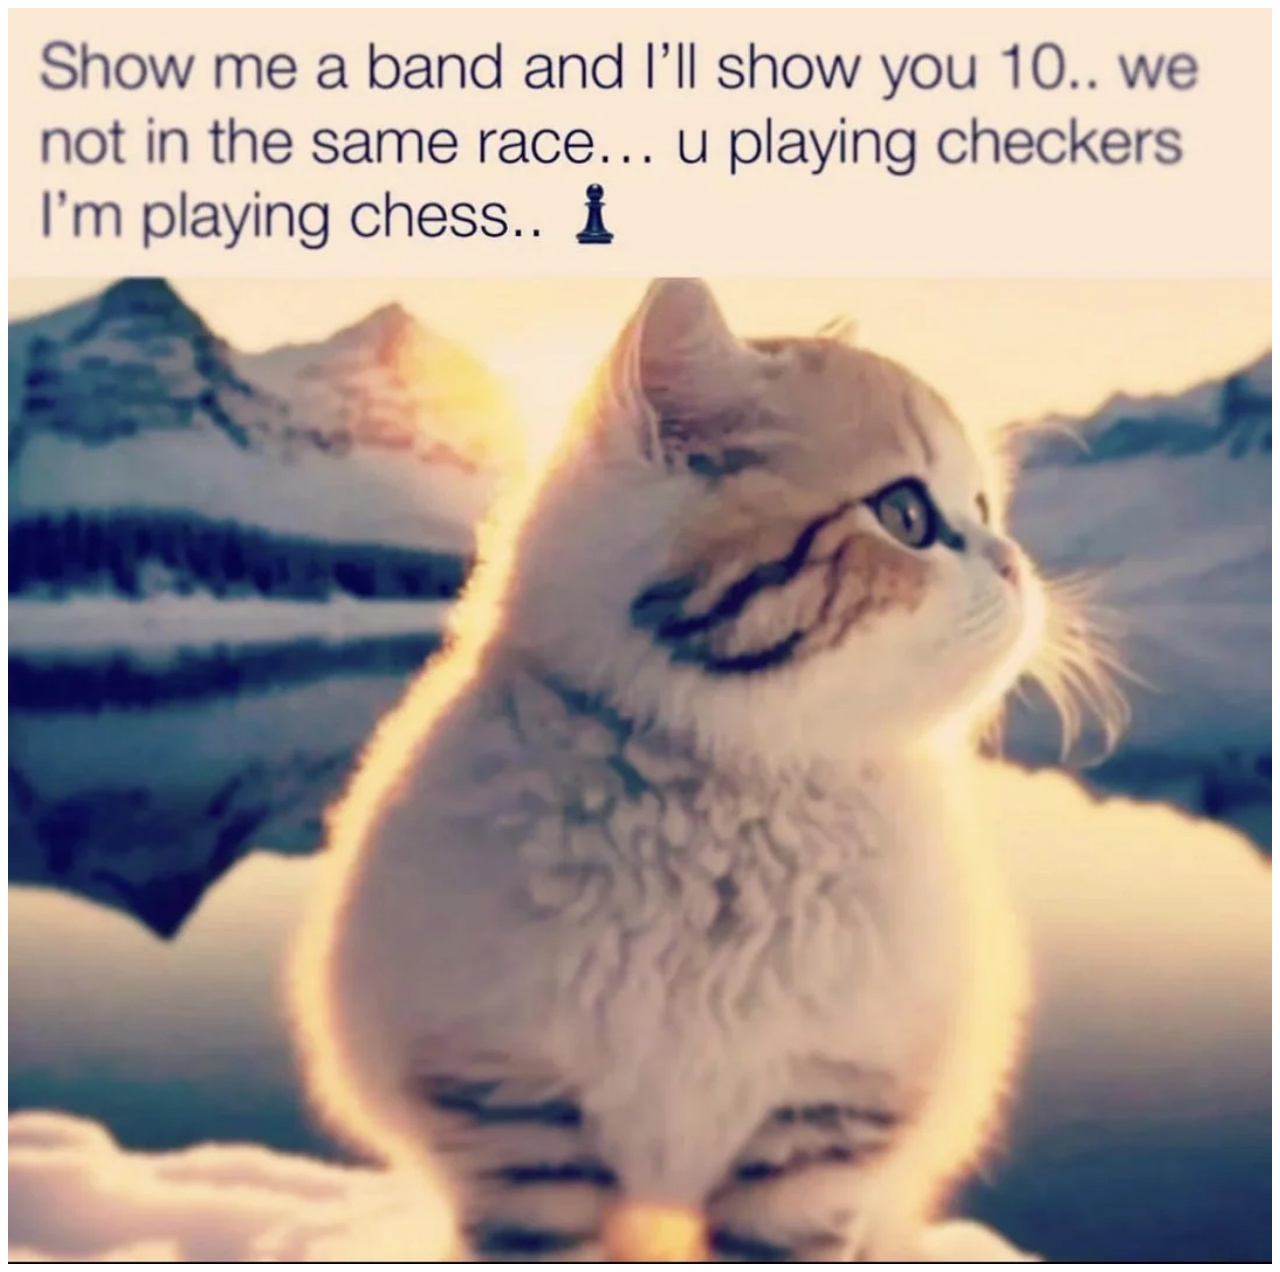
<file: index.html>
﻿<!DOCTYPE html>
<html lang="en">
<head>
    <meta charset="UTF-8">
    <meta name="viewport" content="width=device-width, initial-scale=1.0">
    <title>freaky site</title>
    <style>
        /* Style for the image */
        .responsive-image {
            width: 100%;
            height: auto; /* Maintains the aspect ratio */
            display: block; /* Removes extra space below the image */
        }
    </style>
</head>
<body>
    <img src="checkers.png" alt="freaky ahh site" class="responsive-image">
</body>
</html>
</file>
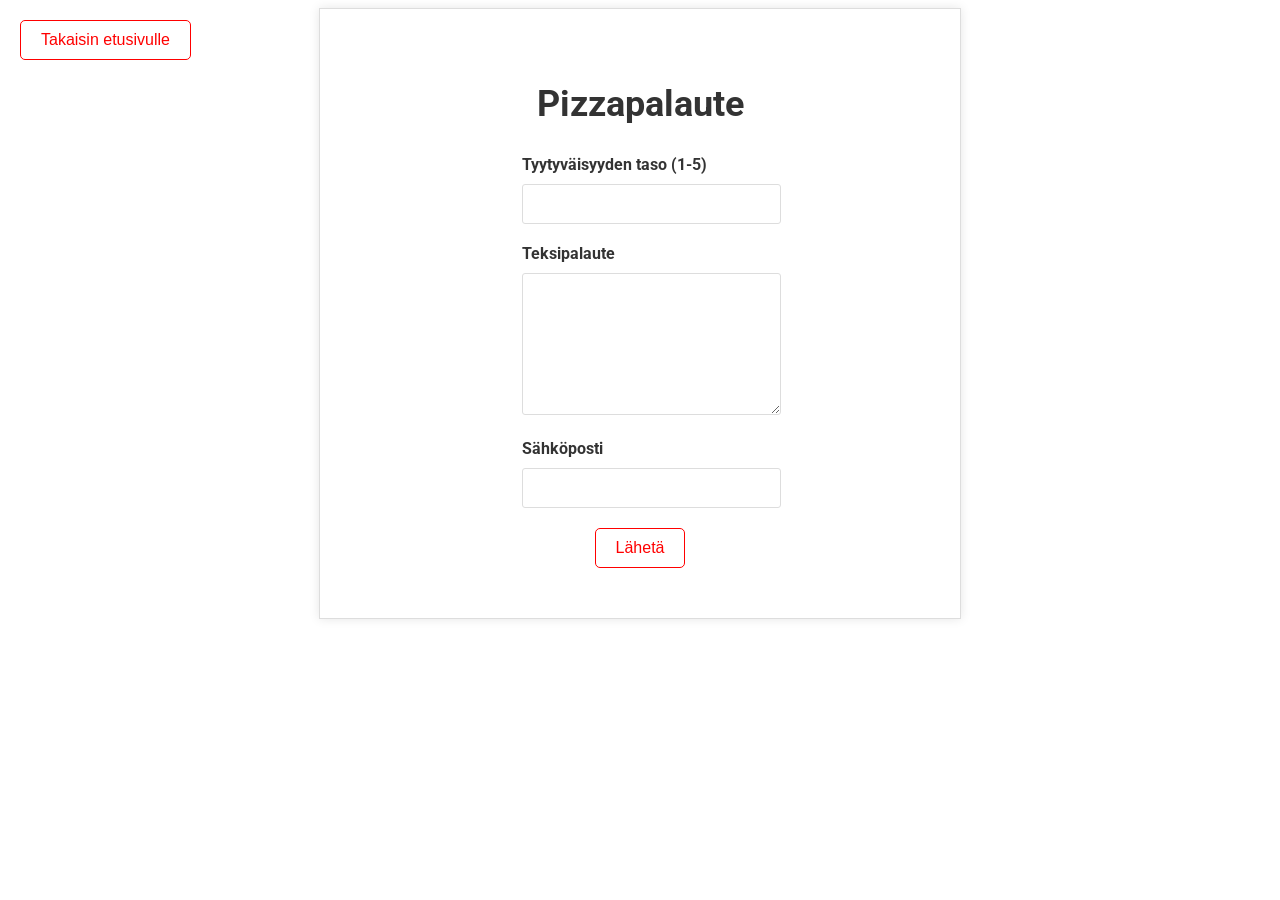
<file: palaute.html>
<!DOCTYPE html>
<html>

<head>
    <meta charset="UTF-8">
    <meta name="viewport" content="width=device-width, initial-scale=1">
    <meta name="viewport" content="initial-scale=1, maximum-scale=1">
    <title>Makuparatiisi - Pizzapalaute</title>
     <link rel = "icon" href = 
"images/logoo.png" 
        type = "image/x-icon">
    <link rel="stylesheet" type="text/css" href="css/palaute.css">
</head>

<body> 
    <div class="container">
        <h1>Pizzapalaute</h1>
        <form>
            <label for="rating">Tyytyväisyyden taso (1-5)</label>
            <input type="number" id="rating" name="rating" min="1" max="5" required>

            <label for="feedback">Teksipalaute</label>
            <textarea id="feedback" name="feedback" rows="5"></textarea>

            <label for="email">Sähköposti</label>
            <input type="email" id="email" name="email" required>

        </form>
        <button type="submit" onclick="tarkistaSahkoposti()">Lähetä</button>
        <div class="back-button-container">
            <button class="back-button" onclick="window.location.href='index.html'">Takaisin etusivulle</button>
        </div>
    </div>
    <script src="index.js"></script>
</body>

</html>
</file>
<file: css/palaute.css>
@import url('https://fonts.googleapis.com/css2?family=Roboto:wght@300;400;700&display=swap');

/* General styles */
body {
    font-family: 'Roboto', sans-serif;
    font-size: 16px;
    color: #333;
    background-color: #fff;
    background-size: cover;
    background-repeat: no-repeat;
    background-image:url("https://cdn.create.vista.com/api/media/small/134826688/stock-photo-raw-pizza-dough-with-ingredients");
}

.container {
    max-width: 600px;
    margin: 0 auto;
    padding: 50px 20px;
    border: 1px solid #ddd;
    box-shadow: 0 0 10px rgba(0, 0, 0, .1);
    background-color: white;

    /* Flexbox-asetukset */
    display: flex;
    flex-direction: column;
    justify-content: center;
    align-items: center;
}

h1 {
    font-weight: 700;
    font-size: 36px;
    text-align: center;
    margin-bottom: 30px;
}

label {
    display: block;
    margin-bottom: 10px;
    font-weight: 700;
}

input[type="number"],
textarea,
input[type="email"] {
    width: 100%;
    padding: 10px;
    font-size: 16px;
    border: 1px solid #ddd;
    border-radius: 3px;
    margin-bottom: 20px;
}

textarea {
    height: 120px; 
}

button[type="submit"] {
    background-color: #fff;
    color: #ff0000;
    border: 1px solid #ff0000;
    border-radius: 5px;
    padding: 10px 20px;
    font-size: 16px;
    font-weight: 500;
    cursor: pointer;
    transition: background-color 0.3s ease;
}

button[type="submit"]:hover {
    background-color: #c90b0b;
    color: #fff;
}

.back-button-container {
    position: absolute;
    top: 20px;
    left: 20px;
  }
  
.back-button {
    background-color: #fff;
    color: #ff0000;
    border: 1px solid #ff0000;
    border-radius: 5px;
    padding: 10px 20px;
    font-size: 16px;
    font-weight: 500;
    cursor: pointer;
    transition: background-color 0.3s ease;
}

.back-button:hover {
    background-color: #c90b0b;
    color: #fff;
}
</file>
